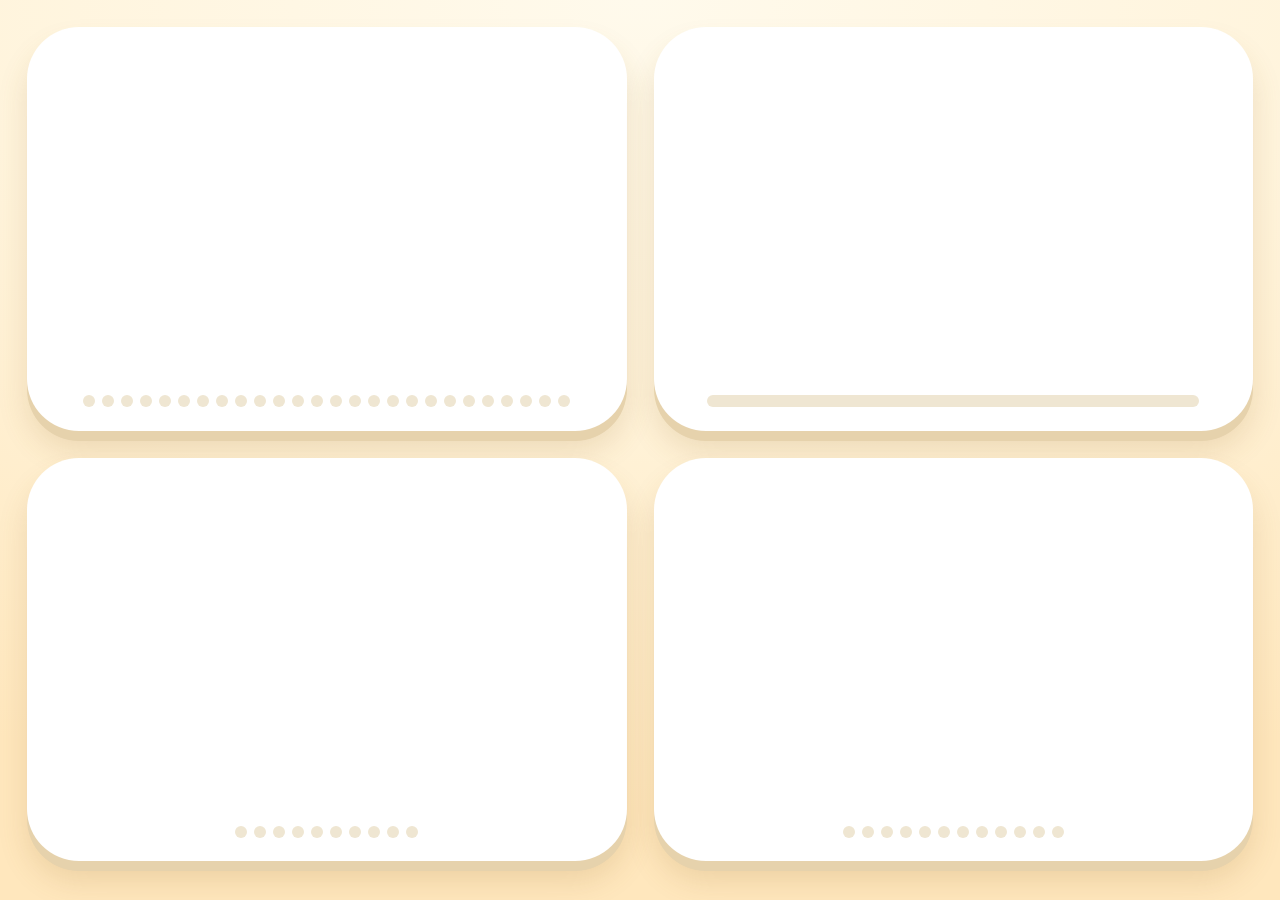
<file: index.html>
<!doctype html>
<html lang="en">
<head>
<meta charset="utf-8">
<title>Trace Pop</title>
<meta name="viewport" content="width=device-width, initial-scale=1, viewport-fit=cover, user-scalable=no">
<meta name="description" content="Trace letters, numbers, shapes and pictures with a finger. For kids 3–6. No ads, works offline.">
<meta name="theme-color" content="#FFF4DC">
<meta name="color-scheme" content="light">
<meta name="mobile-web-app-capable" content="yes">
<meta name="apple-mobile-web-app-capable" content="yes">
<meta name="apple-mobile-web-app-status-bar-style" content="black-translucent">
<meta name="apple-mobile-web-app-title" content="Trace Pop">
<link rel="manifest" href="manifest.webmanifest">
<link rel="icon" href="icons/icon.svg" type="image/svg+xml">
<link rel="apple-touch-icon" href="icons/apple-touch-icon.png">
<style>html, body { background: #FFF4DC; }</style>
<link rel="stylesheet" href="css/styles.css">
<script defer src="js/util.js"></script>
<script defer src="js/glyphs.js"></script>
<script defer src="js/tracer.js"></script>
<script defer src="js/speech.js"></script>
<script defer src="js/sounds.js"></script>
<script defer src="js/trace-view.js"></script>
<script defer src="js/app.js"></script>
</head>
<body>

<svg width="0" height="0" style="position:absolute" aria-hidden="true">
  <defs>
    <symbol id="i-home" viewBox="0 0 24 24"><path d="M4 11.2L12 4.2l8 7"/><path d="M6.4 10v9.3h11.2V10"/><path d="M10.2 19.3v-5h3.6v5"/></symbol>
    <symbol id="i-grid" viewBox="0 0 24 24"><rect x="4.2" y="4.2" width="6.2" height="6.2" rx="1.8"/><rect x="13.6" y="4.2" width="6.2" height="6.2" rx="1.8"/><rect x="4.2" y="13.6" width="6.2" height="6.2" rx="1.8"/><rect x="13.6" y="13.6" width="6.2" height="6.2" rx="1.8"/></symbol>
    <symbol id="i-prev" viewBox="0 0 24 24"><path d="M15.8 4.6v14.8L5.6 12z" fill="currentColor"/></symbol>
    <symbol id="i-next" viewBox="0 0 24 24"><path d="M8.2 4.6v14.8L18.4 12z" fill="currentColor"/></symbol>
    <symbol id="i-again" viewBox="0 0 24 24"><path d="M5 12a7 7 0 1 0 2.2-5.1"/><path d="M5 4.6v4.6h4.6"/></symbol>
    <symbol id="i-hand" viewBox="0 0 24 24"><path d="M9.2 12.6V5.1a1.7 1.7 0 0 1 3.4 0v5.5"/><path d="M12.6 10.4a1.6 1.6 0 0 1 3.2.2v.7"/><path d="M15.8 11.2a1.6 1.6 0 0 1 3.2.3v3.3a5.7 5.7 0 0 1-5.7 5.7h-1.1a5.6 5.6 0 0 1-4.4-2.1l-3.3-4.2a1.6 1.6 0 0 1 2.4-2.1l2.3 2.2"/></symbol>
    <symbol id="i-gear" viewBox="0 0 24 24"><path d="M12 8.6a3.4 3.4 0 1 0 0 6.8 3.4 3.4 0 0 0 0-6.8z"/><path d="M19.4 13.5a7.6 7.6 0 0 0 0-3l2-1.6-2-3.4-2.4 1a7.6 7.6 0 0 0-2.6-1.5L14 2.5h-4l-.4 2.5A7.6 7.6 0 0 0 7 6.5l-2.4-1-2 3.4 2 1.6a7.6 7.6 0 0 0 0 3l-2 1.6 2 3.4 2.4-1a7.6 7.6 0 0 0 2.6 1.5l.4 2.5h4l.4-2.5a7.6 7.6 0 0 0 2.6-1.5l2.4 1 2-3.4z"/></symbol>
    <symbol id="i-star" viewBox="0 0 24 24"><path d="M12 2.8l2.8 5.8 6.3.9-4.6 4.4 1.1 6.3L12 17.2l-5.6 3 1.1-6.3-4.6-4.4 6.3-.9z" fill="currentColor" stroke-linejoin="round"/></symbol>
  </defs>
</svg>

<!-- Home: four big tiles -->
<main class="screen screen-home" id="home">
  <button class="tile" id="tileLetters" type="button" aria-label="Letters">
    <span class="tile-word" id="wordLetters"></span>
    <span class="dots" id="dotsLetters"></span>
  </button>
  <button class="tile" id="tileNumbers" type="button" aria-label="Numbers">
    <span class="tile-word" id="wordNumbers"></span>
    <span class="dots" id="dotsNumbers"></span>
  </button>
  <button class="tile" id="tileShapes" type="button" aria-label="Shapes">
    <span class="tile-word" id="wordShapes"></span>
    <span class="dots" id="dotsShapes"></span>
  </button>
  <button class="tile" id="tilePictures" type="button" aria-label="Pictures">
    <span class="tile-word" id="wordPictures"></span>
    <span class="dots" id="dotsPictures"></span>
  </button>
</main>

<!-- Grid: everything in one set (letters, numbers, shapes or pictures) -->
<section class="screen screen-grid" id="grid" hidden>
  <button class="kbtn b-home" id="gridHome" type="button" aria-label="Home"><svg class="ico"><use href="#i-home"/></svg></button>
  <button class="kbtn b-prev" id="pagePrev" type="button" aria-label="Page before" hidden><svg class="ico"><use href="#i-prev"/></svg></button>
  <button class="kbtn b-next" id="pageNext" type="button" aria-label="Page after" hidden><svg class="ico"><use href="#i-next"/></svg></button>
  <div class="bubbles" id="bubbles"></div>
</section>

<!-- Trace: one glyph. The buttons live outside the letter's area. -->
<section class="screen screen-trace" id="trace" hidden>
  <button class="kbtn b-grid" id="toGrid" type="button" aria-label="All of them"><svg class="ico"><use href="#i-grid"/></svg></button>
  <button class="kbtn b-hand" id="showMe" type="button" aria-label="Show me"><svg class="ico i-show"><use href="#i-hand"/></svg><svg class="ico i-redo"><use href="#i-again"/></svg></button>
  <button class="kbtn b-prev" id="prev" type="button" aria-label="Back"><svg class="ico"><use href="#i-prev"/></svg></button>
  <button class="kbtn b-next" id="next" type="button" aria-label="Next"><svg class="ico"><use href="#i-next"/></svg></button>
  <div class="stage" id="stage"></div>
</section>

</body>
</html>
</file>
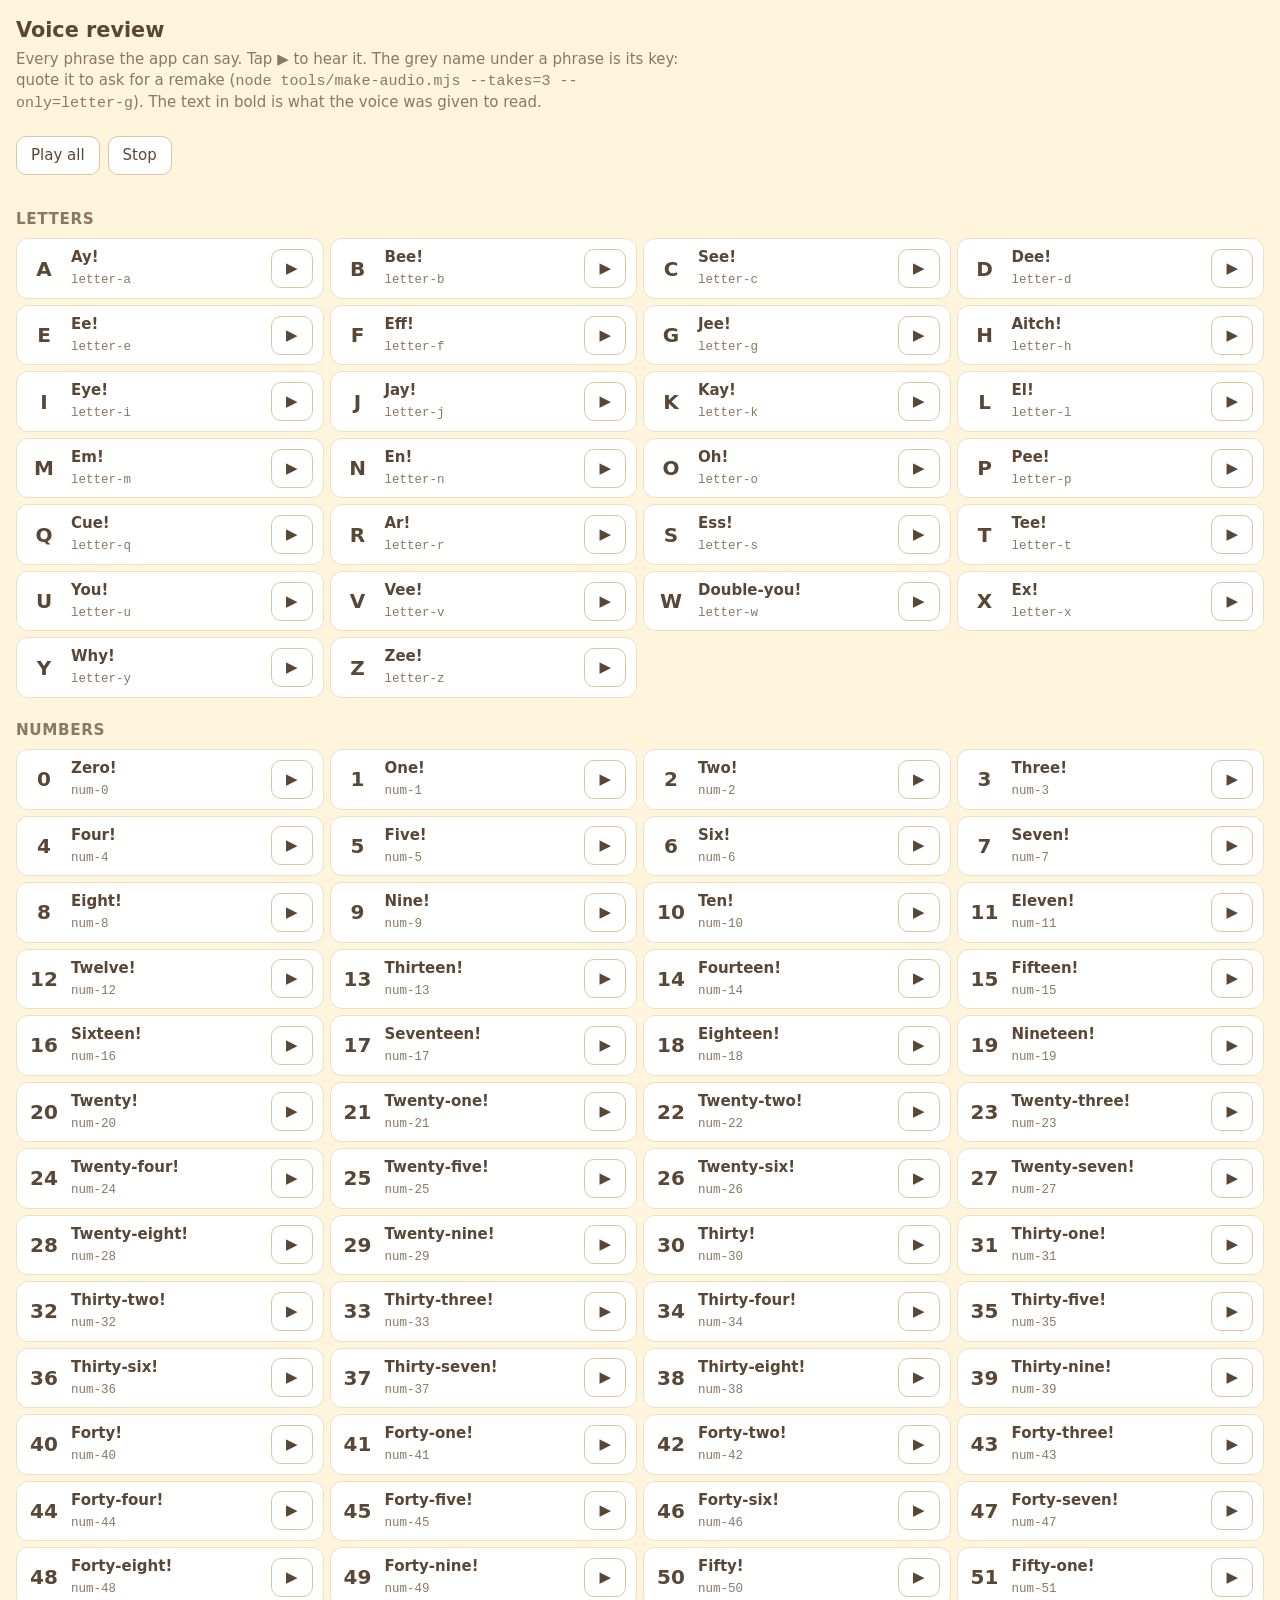
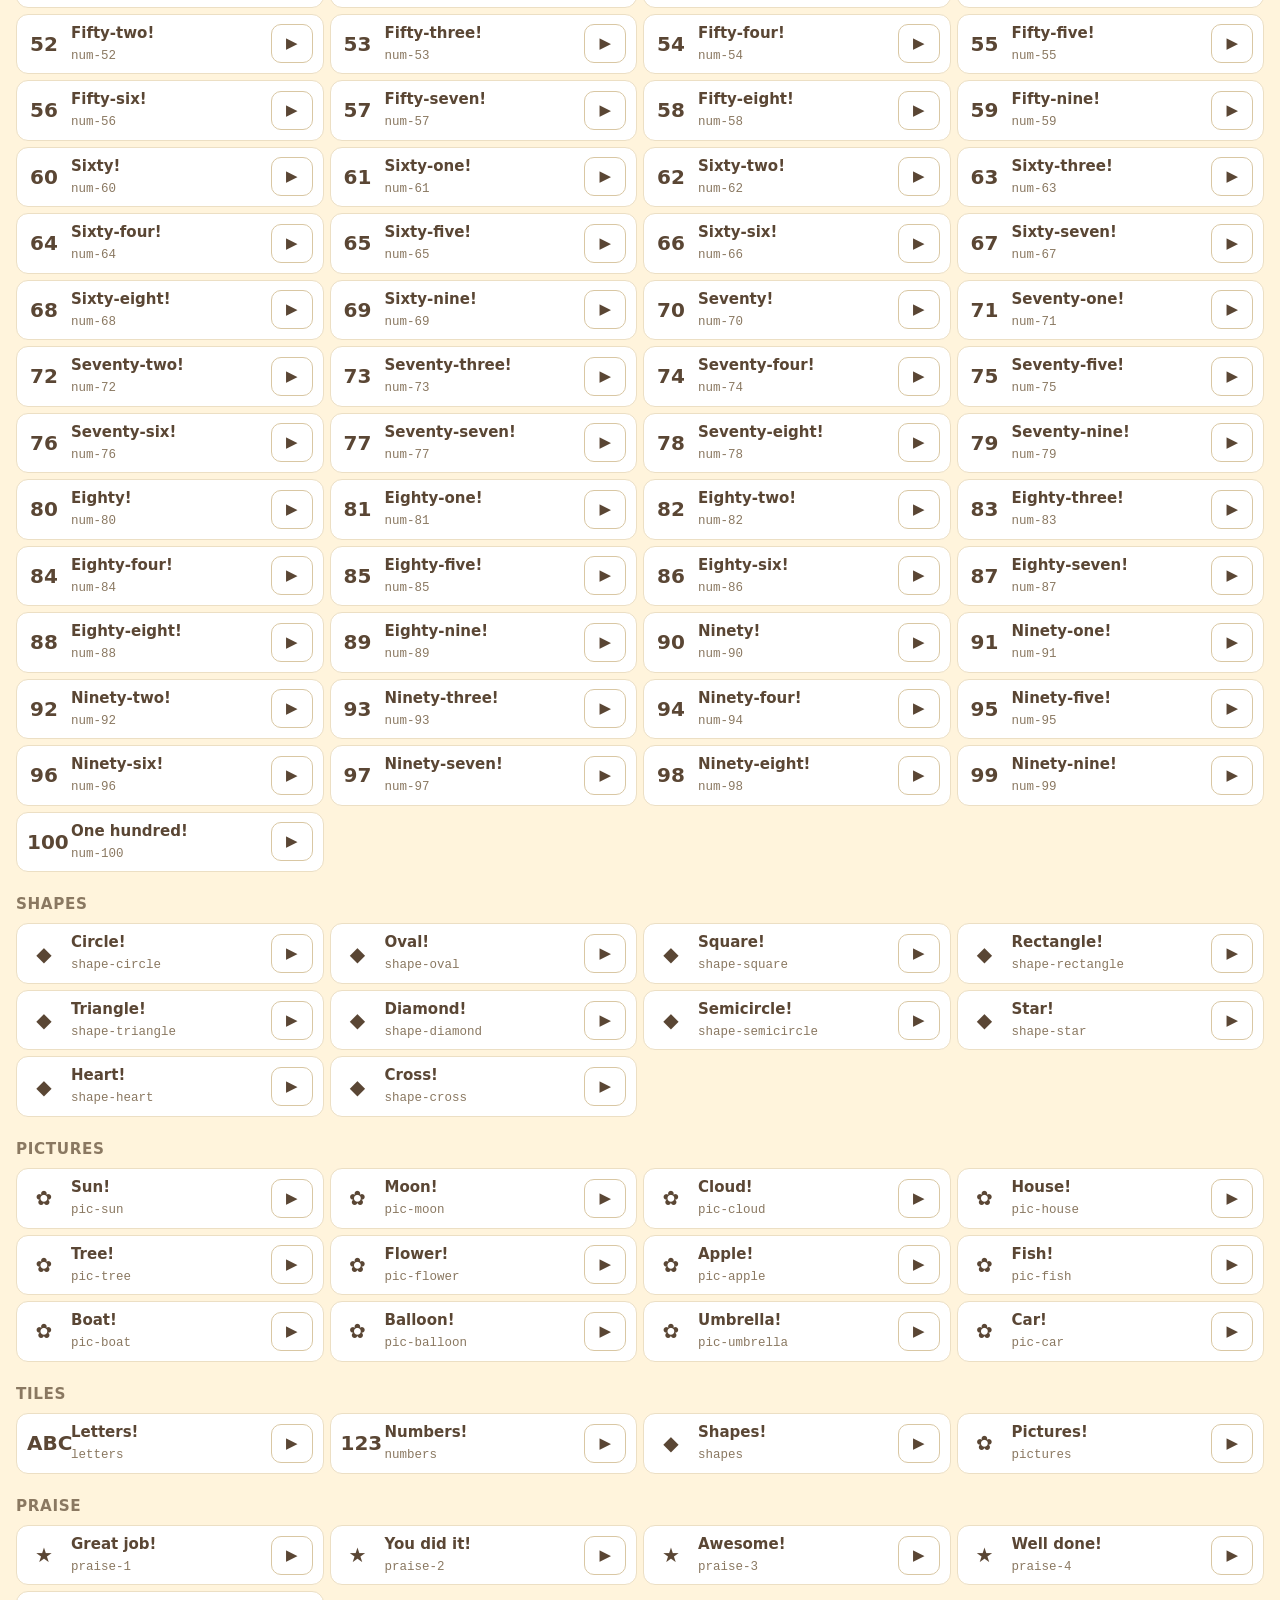
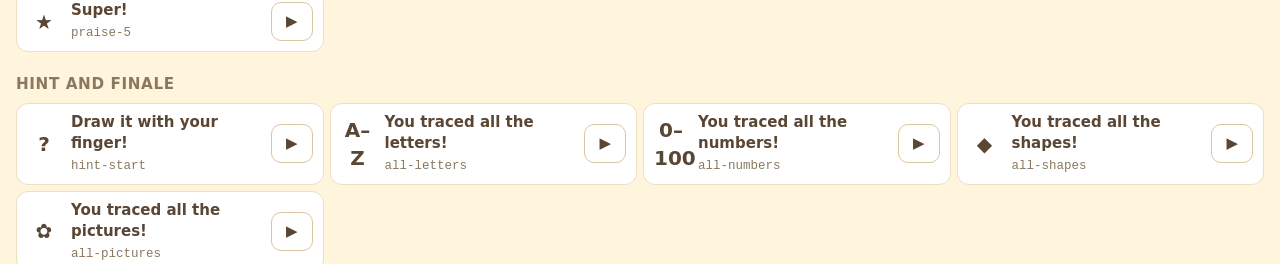
<file: tools/audio-review.html>
<!doctype html>
<html lang="en">
<head>
<meta charset="utf-8">
<meta name="viewport" content="width=device-width, initial-scale=1">
<title>Trace Pop — voice review</title>
<style>
  * { box-sizing: border-box; }
  body { margin: 0; padding: 16px; background: #FFF4DC; color: #5A4634; font: 15px/1.4 system-ui, -apple-system, sans-serif; }
  h1 { font-size: 1.3rem; margin: 0 0 4px; }
  p.lead { margin: 0 0 14px; color: #8a7861; max-width: 70ch; }
  .bar { position: sticky; top: 0; z-index: 2; display: flex; gap: 8px; flex-wrap: wrap; padding: 8px 0 12px; background: #FFF4DC; }
  button { padding: 8px 14px; border: 1px solid #d9c7a3; border-radius: 10px; background: #fff; color: inherit; font: inherit; cursor: pointer; }
  h2 { margin: 22px 0 8px; font-size: 0.95rem; color: #8a7861; text-transform: uppercase; letter-spacing: 0.04em; }
  .rows { display: grid; grid-template-columns: repeat(auto-fill, minmax(250px, 1fr)); gap: 6px; }
  .row { display: grid; grid-template-columns: auto 1fr auto; gap: 10px; align-items: center; padding: 8px 10px; background: #fff; border: 1px solid #ecdfc4; border-radius: 12px; }
  .row.playing { outline: 3px solid #3D9BE9; }
  .row.missing { opacity: 0.55; }
  .sign { width: 34px; text-align: center; font-weight: 700; font-size: 1.25rem; }
  .text b { display: block; }
  .text small { color: #8a7861; font-family: ui-monospace, Menlo, monospace; }
</style>
</head>
<body>
<h1>Voice review</h1>
<p class="lead">Every phrase the app can say. Tap ▶ to hear it. The grey name under a phrase is its key: quote it to ask for a remake (<code>node tools/make-audio.mjs --takes=3 --only=letter-g</code>). The text in bold is what the voice was given to read.</p>
<div class="bar"><button id="all" type="button">Play all</button><button id="stop" type="button">Stop</button></div>
<div id="list"></div>
<script src="../js/glyphs.js"></script>
<script src="../js/speech.js"></script>
<script>
(function () {
  const { glyphs, speech } = window.TP;
  const audio = new Audio();
  let queue = [];
  let current = null;
  function playNext() {
    if (current) current.row.classList.remove('playing');
    current = queue.shift() || null;
    if (!current) return;
    current.row.classList.add('playing');
    current.row.scrollIntoView({ block: 'nearest' });
    audio.src = current.src;
    audio.play().catch(playNext);
  }
  audio.addEventListener('ended', () => setTimeout(playNext, 500));
  audio.addEventListener('error', () => { if (current) current.row.classList.add('missing'); playNext(); });
  function play(list) { audio.pause(); if (current) current.row.classList.remove('playing'); queue = list.slice(); playNext(); }

  const groups = [
    ['Letters', glyphs.set('letter').map((g) => [speech.keyFor(g), g.id])],
    ['Numbers', glyphs.set('number').map((g) => [speech.keyFor(g), g.id])],
    ['Shapes', glyphs.set('shape').map((g) => [speech.keyFor(g), '◆'])],
    ['Pictures', glyphs.set('picture').map((g) => [speech.keyFor(g), '✿'])],
    ['Tiles', [['letters', 'ABC'], ['numbers', '123'], ['shapes', '◆'], ['pictures', '✿']]],
    ['Praise', speech.PRAISE.map((k) => [k, '★'])],
    ['Hint and finale', [['hint-start', '?'], ['all-letters', 'A–Z'], ['all-numbers', '0–100'], ['all-shapes', '◆'], ['all-pictures', '✿']]],
  ];
  const list = document.getElementById('list');
  const rows = [];
  for (const [title, items] of groups) {
    const h = document.createElement('h2');
    h.textContent = title;
    const box = document.createElement('div');
    box.className = 'rows';
    list.append(h, box);
    for (const [key, sign] of items) {
      const row = document.createElement('div');
      row.className = 'row';
      row.innerHTML = '<div class="sign"></div><div class="text"><b></b><small></small></div><button type="button">▶</button>';
      row.querySelector('.sign').textContent = sign;
      row.querySelector('b').textContent = speech.SAY[key] || '(no phrase)';
      row.querySelector('small').textContent = key;
      const item = { row, src: '../' + speech.url(key) };
      row.querySelector('button').addEventListener('click', () => play([item]));
      box.append(row);
      rows.push(item);
    }
  }
  document.getElementById('all').addEventListener('click', () => play(rows));
  document.getElementById('stop').addEventListener('click', () => { queue = []; audio.pause(); if (current) current.row.classList.remove('playing'); current = null; });
})();
</script>
</body>
</html>
</file>
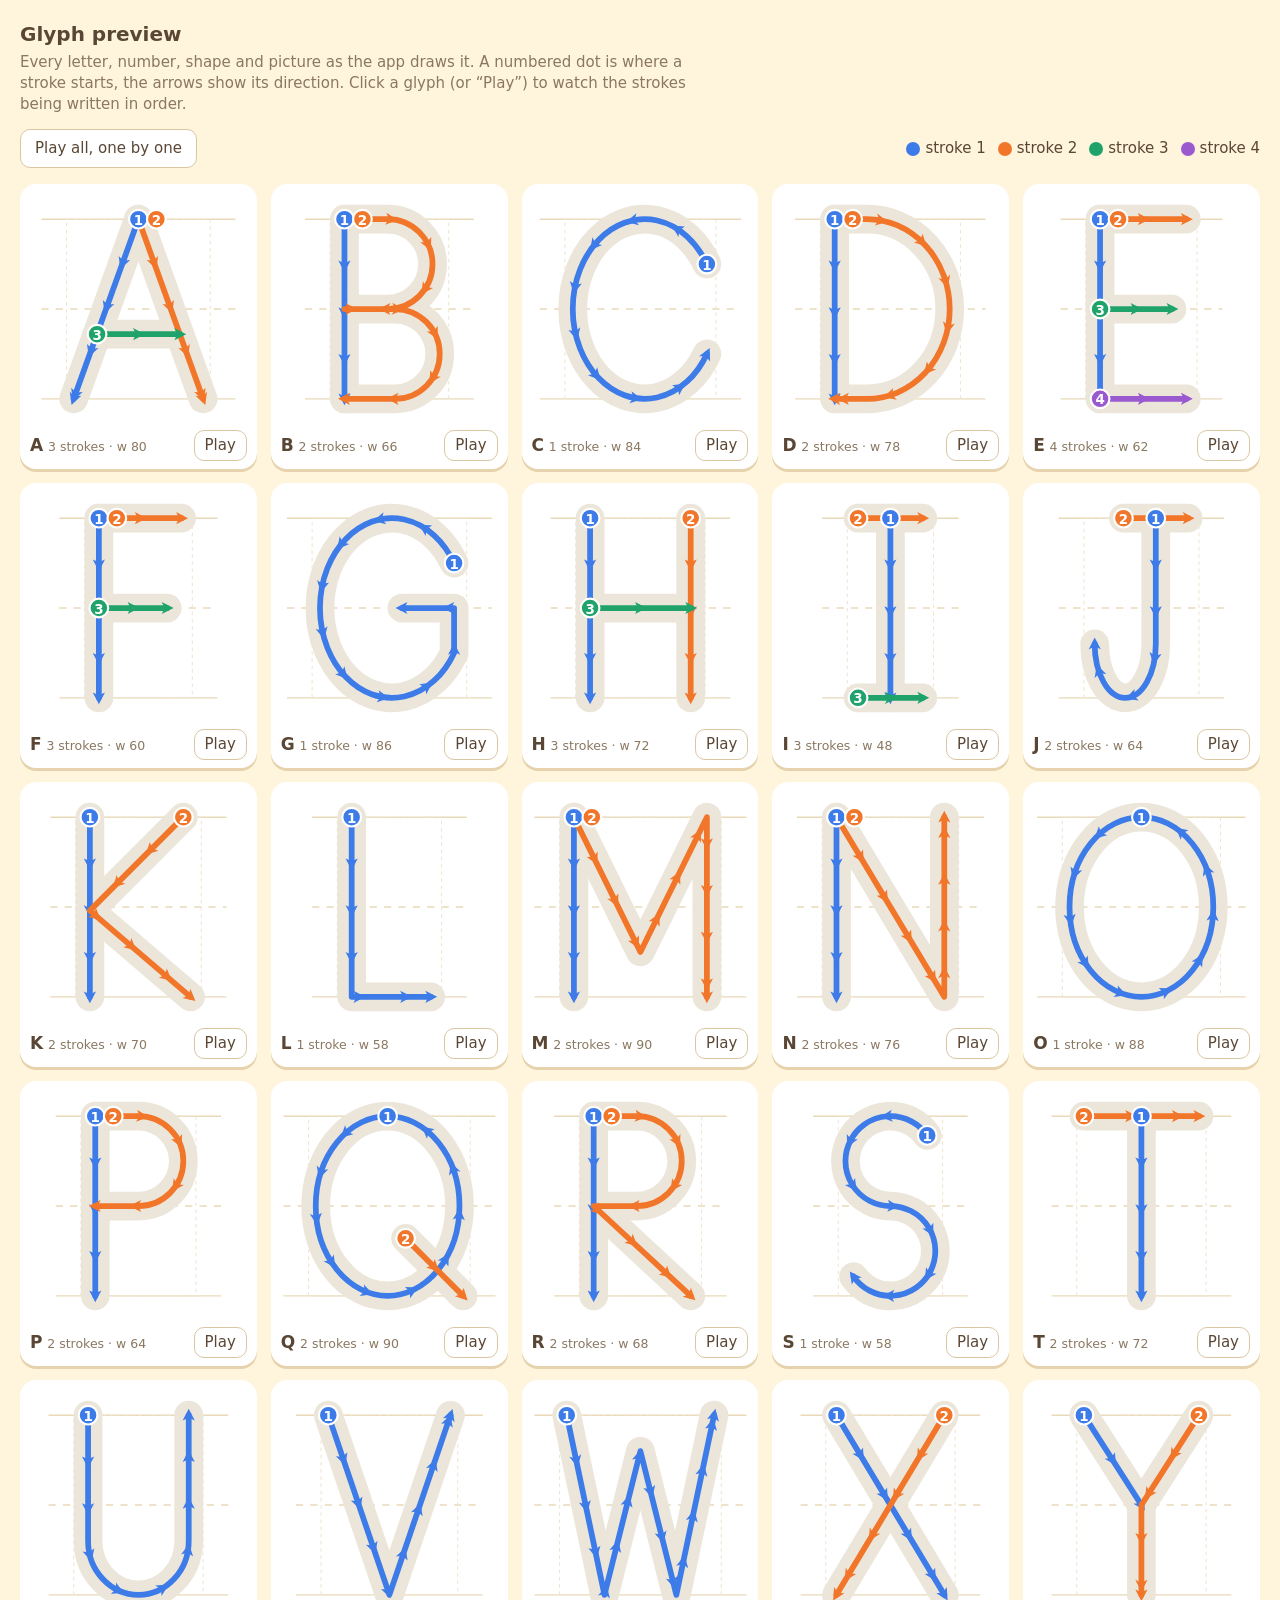
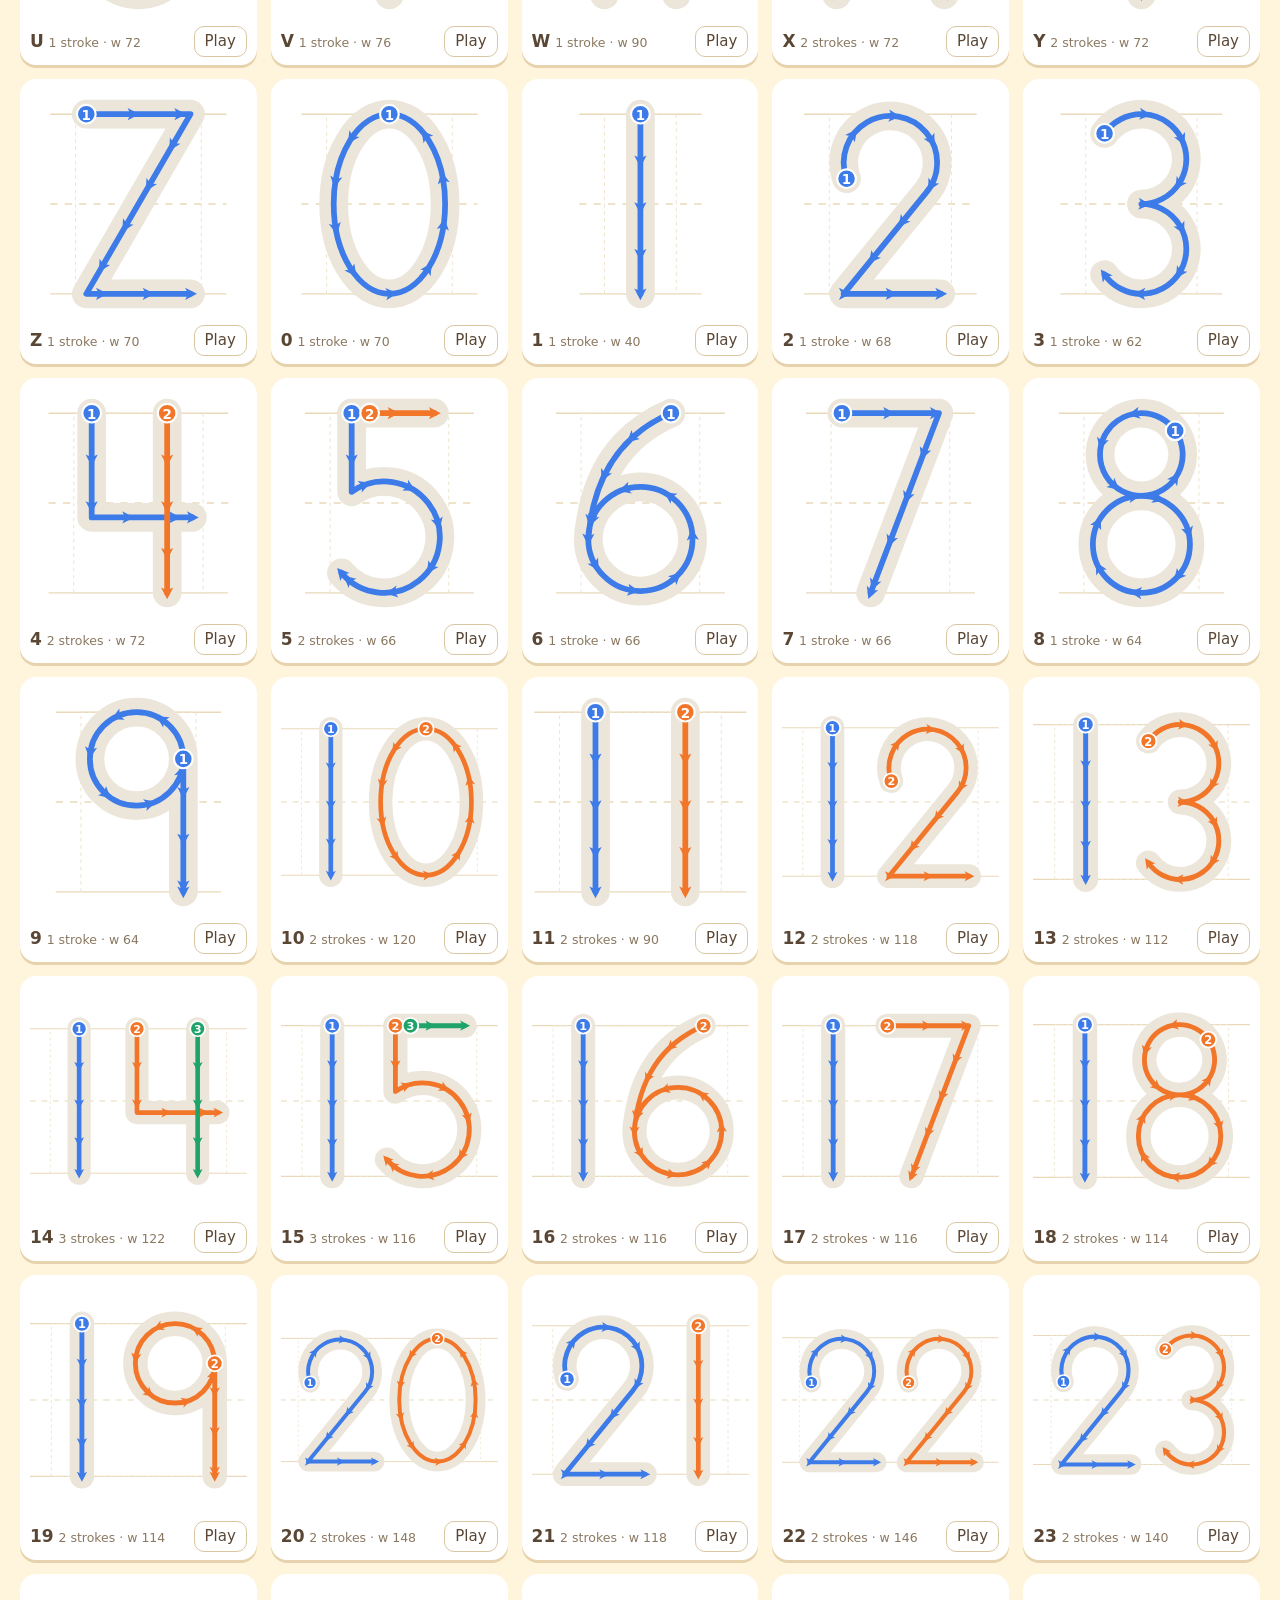
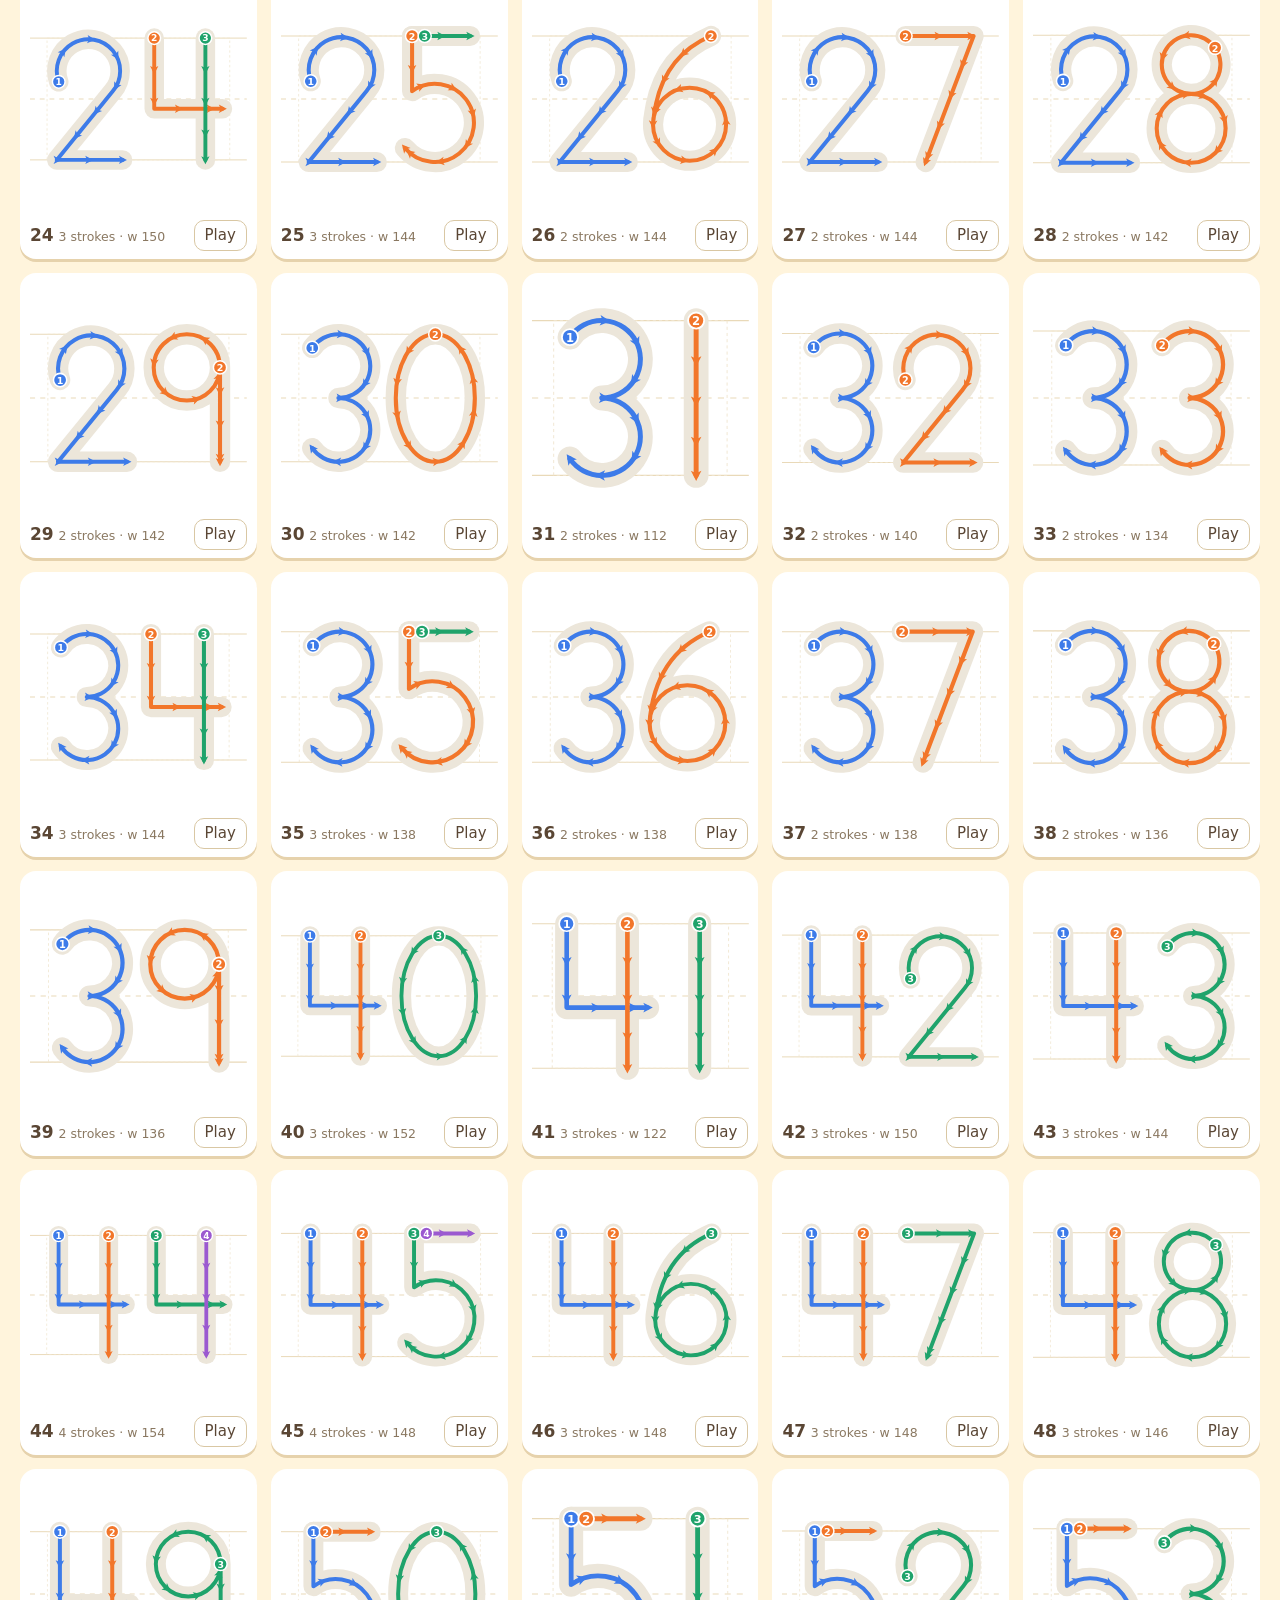
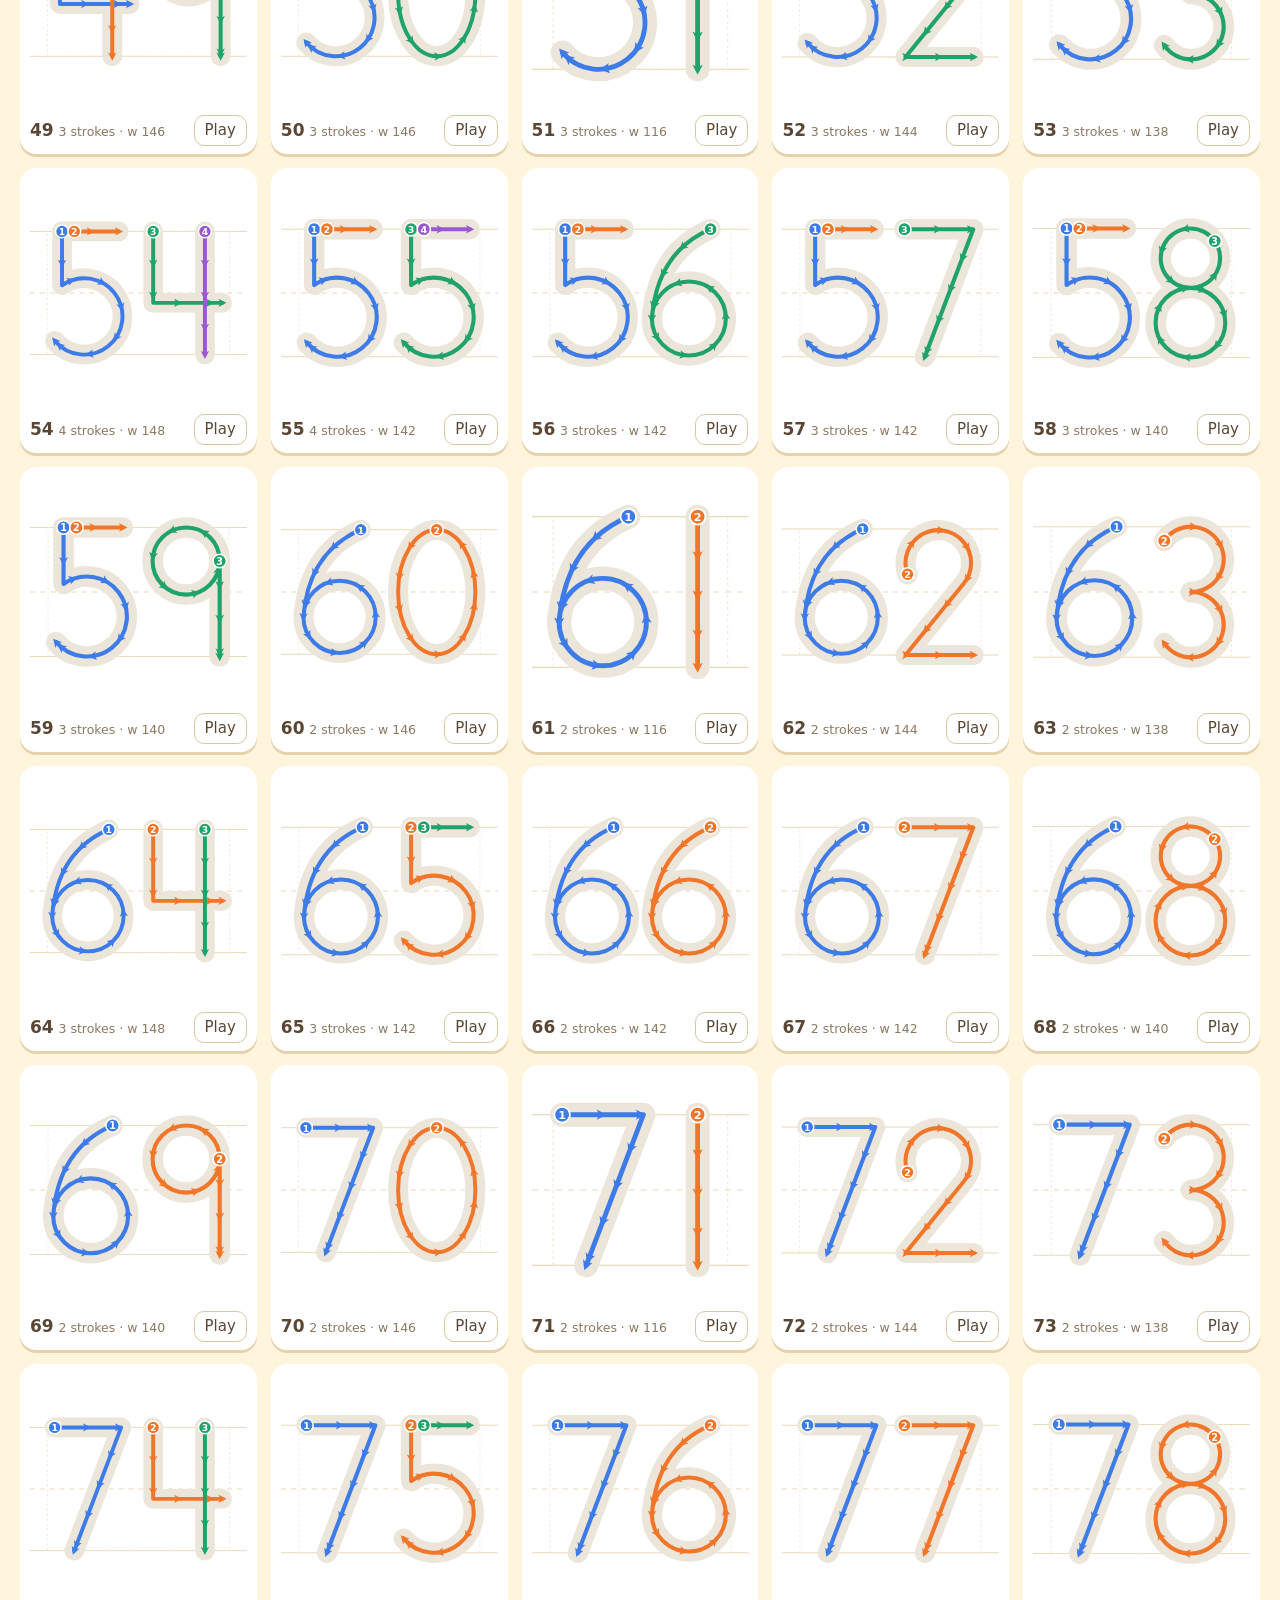
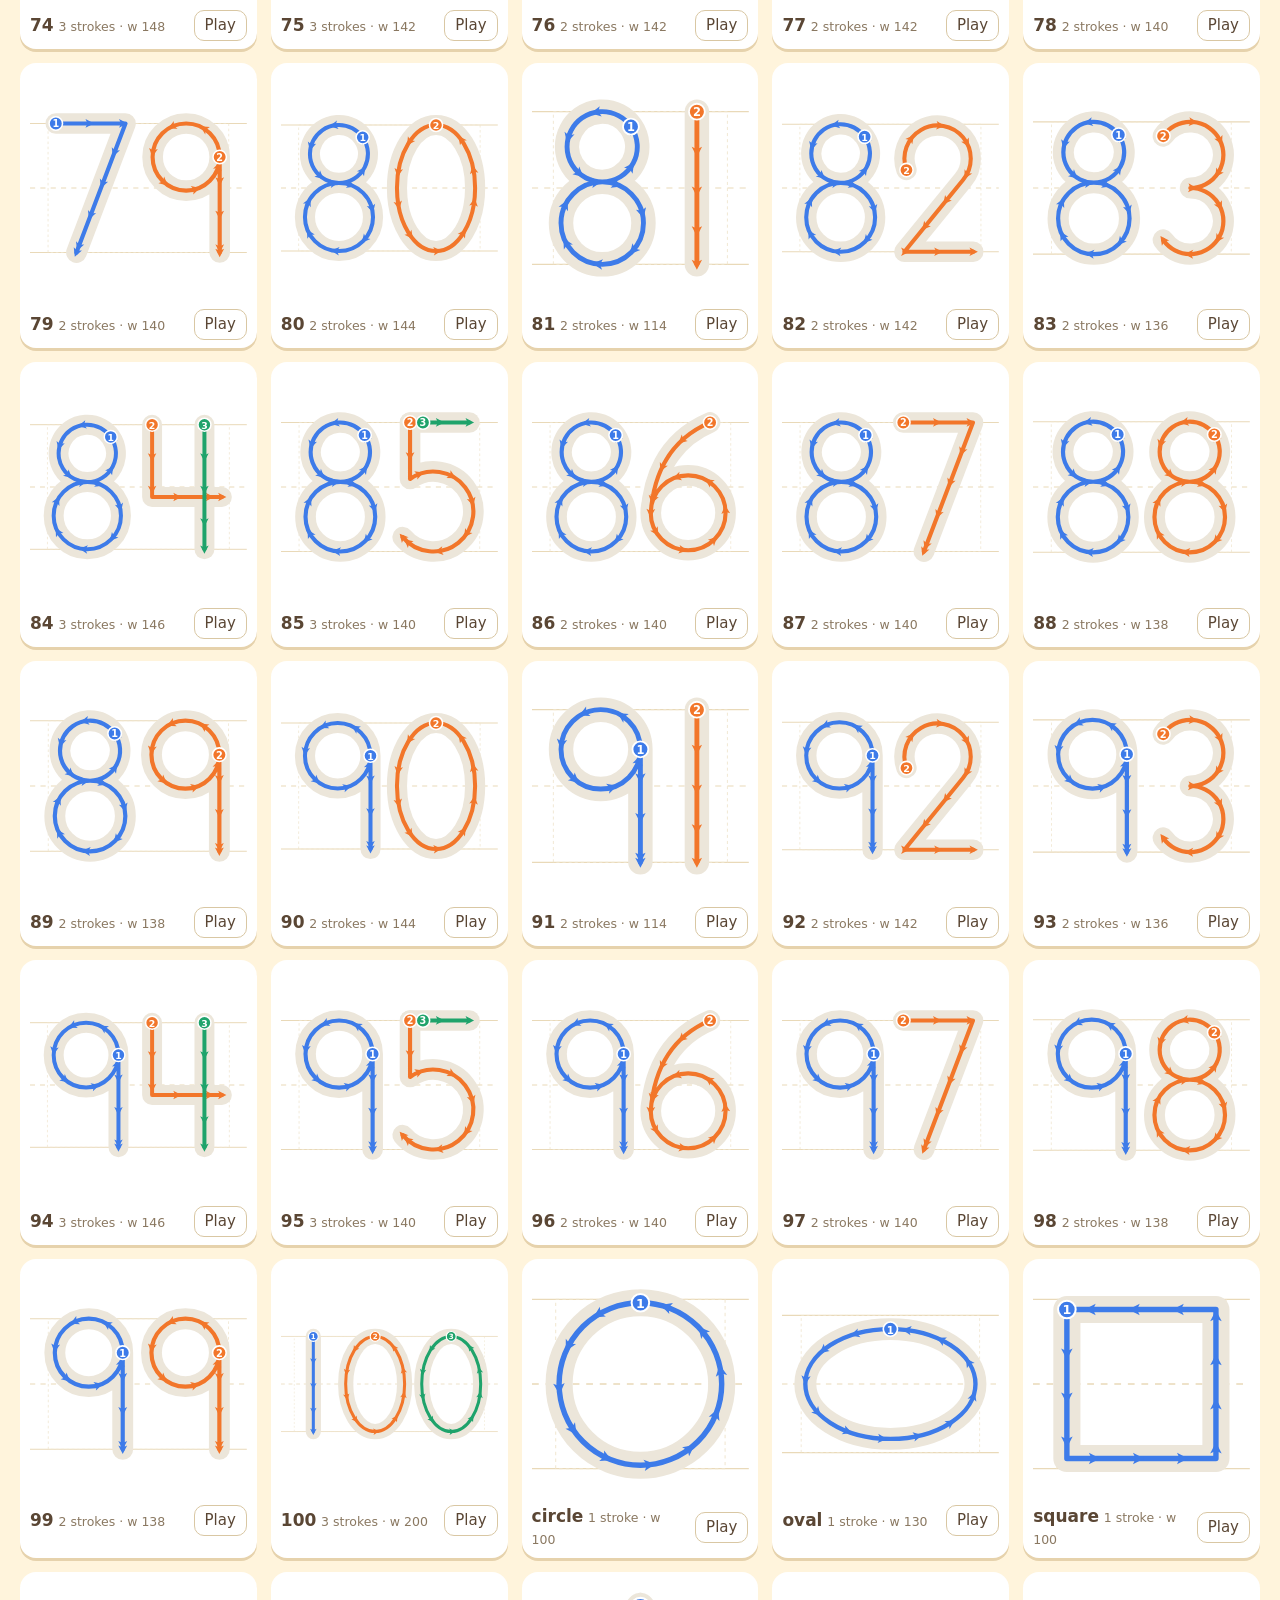
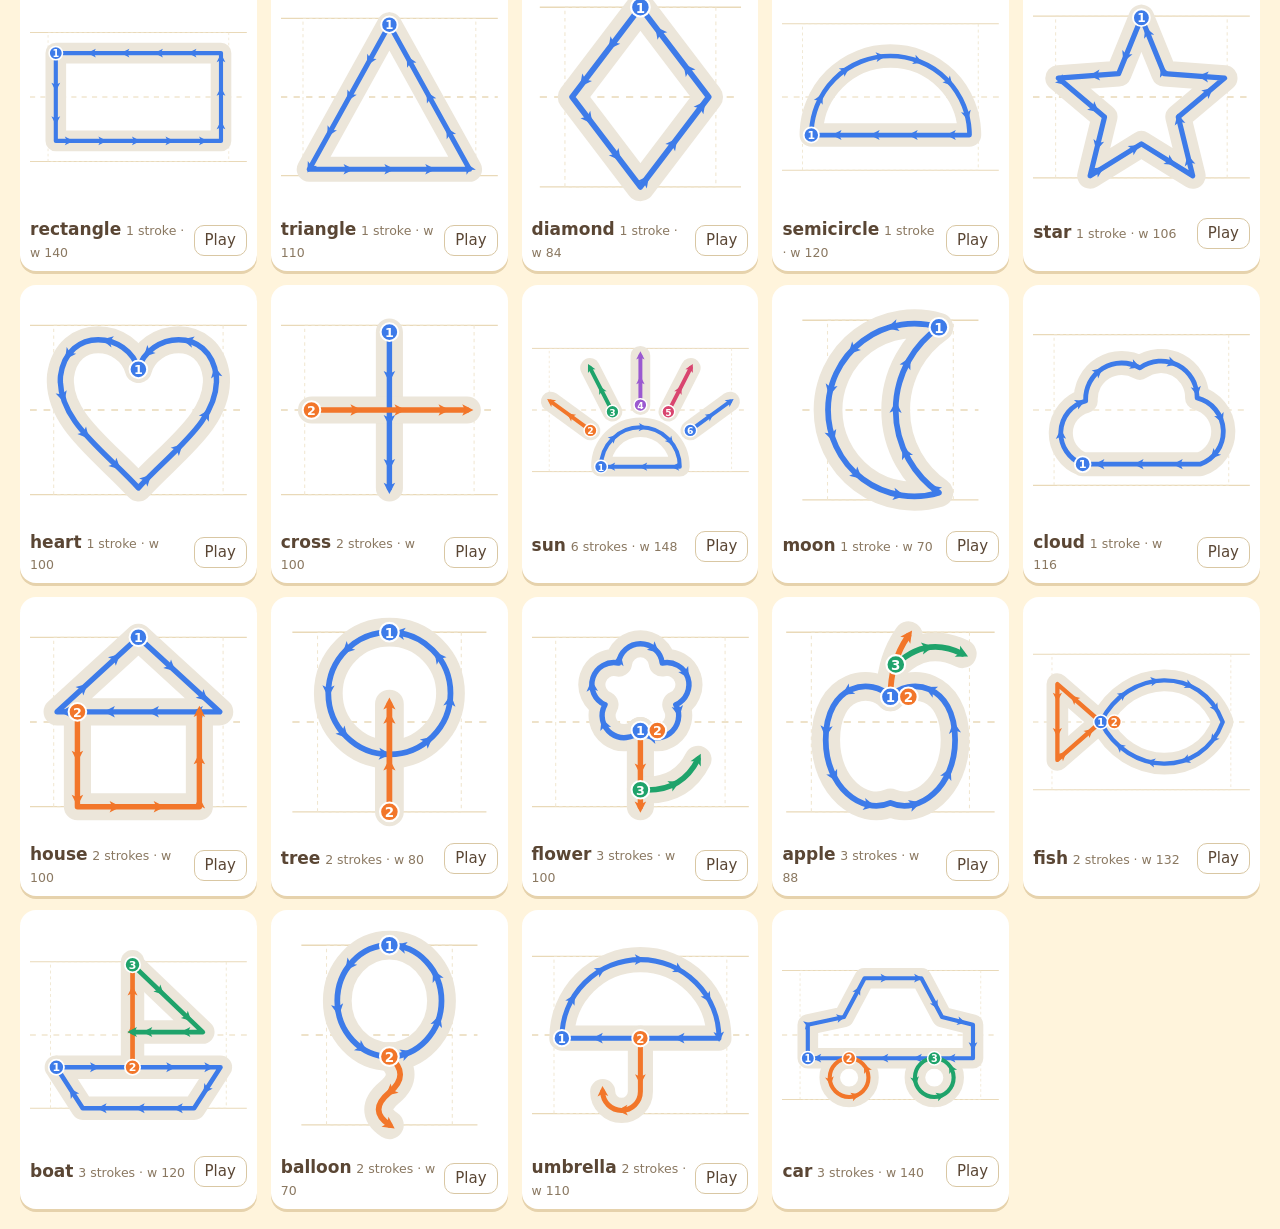
<file: tools/glyph-preview.html>
<!doctype html>
<html lang="en">
<head>
<meta charset="utf-8">
<title>Trace Pop — glyph preview</title>
<meta name="viewport" content="width=device-width, initial-scale=1">
<style>
  body { margin: 0; padding: 20px; background: #FFF4DC; color: #5A4634; font: 15px/1.4 system-ui, -apple-system, sans-serif; }
  h1 { font-size: 20px; margin: 0 0 4px; }
  p { margin: 0 0 14px; color: #8a7861; max-width: 70ch; }
  .bar { display: flex; gap: 10px; align-items: center; flex-wrap: wrap; margin-bottom: 16px; }
  button { font: inherit; padding: 8px 14px; border-radius: 10px; border: 1px solid #d9c7a3; background: #fff; color: inherit; cursor: pointer; }
  button:hover { background: #fffaf0; }
  .key { display: flex; gap: 12px; align-items: center; margin-left: auto; }
  .key span { display: inline-flex; align-items: center; gap: 5px; }
  .key i { width: 14px; height: 14px; border-radius: 50%; display: inline-block; }
  .grid { display: grid; grid-template-columns: repeat(auto-fill, minmax(210px, 1fr)); gap: 14px; }
  .cell { background: #fff; border-radius: 16px; padding: 10px 10px 8px; box-shadow: 0 3px 0 #E6D2AC; }
  .cell svg { display: block; width: 100%; height: 230px; overflow: visible; cursor: pointer; }
  .cell footer { display: flex; align-items: center; justify-content: space-between; gap: 8px; margin-top: 6px; }
  .cell b { font-size: 17px; }
  .cell small { color: #8a7861; }
  .cell button { padding: 4px 10px; }
  .rule { stroke: #E9D9B8; stroke-width: 0.8; }
  .rule.mid { stroke-dasharray: 4 4; }
  .box { fill: none; stroke: #f0e6d0; stroke-width: 0.6; stroke-dasharray: 2 2; }
  .road { fill: none; stroke: #ECE6DA; stroke-linecap: round; stroke-linejoin: round; }
  .pen { fill: none; stroke-width: 3.2; stroke-linecap: round; stroke-linejoin: round; }
  .arrow { stroke: none; }
  .start { stroke: #fff; stroke-width: 1.2; }
  .num { fill: #fff; font: 700 7.5px system-ui, sans-serif; text-anchor: middle; dominant-baseline: central; }
  .play { fill: none; stroke-width: 12; stroke-linecap: round; stroke-linejoin: round; opacity: 0.55; }
</style>
<script src="../js/util.js"></script>
<script src="../js/glyphs.js"></script>
<script src="../js/tracer.js"></script>
</head>
<body>
<h1>Glyph preview</h1>
<p>Every letter, number, shape and picture as the app draws it. A numbered dot is where a stroke starts, the arrows show its direction. Click a glyph (or “Play”) to watch the strokes being written in order.</p>
<div class="bar">
  <button id="playAll" type="button">Play all, one by one</button>
  <div class="key" id="key"></div>
</div>
<div class="grid" id="grid"></div>

<script>
(function () {
  'use strict';
  const TP = window.TP;
  const G = TP.glyphs;
  const el = TP.svgEl;
  const ORDER = ['#3D7BE9', '#F2762A', '#1FA36B', '#9B59D0', '#D9456F']; // stroke 1, 2, 3 …
  const PAD = 14;
  const cells = [];

  document.getElementById('key').innerHTML = ORDER.slice(0, 4).map((c, i) => `<span><i style="background:${c}"></i>stroke ${i + 1}</span>`).join('');

  for (const g of G.all) {
    const strokes = G.sampled(g);
    const cell = document.createElement('div');
    cell.className = 'cell';
    const svg = el('svg', { viewBox: `${-PAD} ${-PAD} ${g.w + PAD * 2} ${100 + PAD * 2}` }, cell);
    el('line', { class: 'rule', x1: -PAD, x2: g.w + PAD, y1: 0, y2: 0 }, svg);
    el('line', { class: 'rule mid', x1: -PAD, x2: g.w + PAD, y1: 50, y2: 50 }, svg);
    el('line', { class: 'rule', x1: -PAD, x2: g.w + PAD, y1: 100, y2: 100 }, svg);
    el('rect', { class: 'box', x: 0, y: 0, width: g.w, height: 100 }, svg);
    for (const st of strokes) el('path', { class: 'road', d: st.d, 'stroke-width': TP.TUNING.roadW }, svg);
    const playLayer = el('g', {}, svg);
    strokes.forEach((st, i) => {
      const color = ORDER[i % ORDER.length];
      el('path', { class: 'pen', d: st.d, stroke: color }, svg);
      // Arrowheads along the stroke, from the engine's own points (so a wrong sampler would show).
      const gap = st.len < 60 ? st.len / 2 : 26;
      for (let s = gap; s < st.len - 2; s += gap) {
        const at = G.at(st, s);
        el('path', { class: 'arrow', d: 'M3.6 0 L-3 -3.4 L-1.4 0 L-3 3.4 Z', fill: color, transform: `translate(${at.x} ${at.y}) rotate(${at.a * 180 / Math.PI})` }, svg);
      }
      const end = G.at(st, st.len);
      el('path', { class: 'arrow', d: 'M3.6 0 L-3 -3.4 L-1.4 0 L-3 3.4 Z', fill: color, transform: `translate(${end.x} ${end.y}) rotate(${end.a * 180 / Math.PI})` }, svg);
    });
    // Start dots last, so they sit on top. Dots that share a place are nudged apart.
    const used = [];
    strokes.forEach((st, i) => {
      let x = st.x[0];
      let y = st.y[0];
      while (used.some((u) => Math.hypot(u[0] - x, u[1] - y) < 9)) x += 10;
      used.push([x, y]);
      el('circle', { class: 'start', cx: x, cy: y, r: 5.2, fill: ORDER[i % ORDER.length] }, svg);
      el('text', { class: 'num', x, y: y + 0.3 }, svg).textContent = String(i + 1);
    });
    const footer = document.createElement('footer');
    footer.innerHTML = `<span><b>${g.id}</b> <small>${strokes.length} stroke${strokes.length === 1 ? '' : 's'} · w ${g.w}</small></span>`;
    const btn = document.createElement('button');
    btn.type = 'button';
    btn.textContent = 'Play';
    footer.appendChild(btn);
    cell.appendChild(footer);
    document.getElementById('grid').appendChild(cell);

    let run = 0;
    function play() {
      const mine = ++run;
      playLayer.textContent = '';
      return new Promise((resolve) => {
        let i = 0;
        function next() {
          if (mine !== run) { resolve(); return; }
          if (i >= strokes.length) { setTimeout(() => { if (mine === run) playLayer.textContent = ''; resolve(); }, 900); return; }
          const st = strokes[i];
          const line = el('path', { class: 'play', d: st.d, stroke: g.color }, playLayer);
          const dot = el('circle', { r: 6, fill: '#2EBD59', stroke: '#fff', 'stroke-width': 1.5 }, playLayer);
          const ms = TP.clamp(st.len / 100 * TP.TUNING.demoMsPer100, TP.TUNING.demoMinMs, TP.TUNING.demoMaxMs);
          const t0 = performance.now();
          (function frame(now) {
            if (mine !== run) { resolve(); return; }
            const t = Math.min(1, (now - t0) / ms);
            const s = st.len * t;
            const at = G.at(st, s);
            dot.setAttribute('cx', at.x);
            dot.setAttribute('cy', at.y);
            line.style.strokeDasharray = `${Math.max(0.01, s)} ${st.len + 20}`;
            if (t < 1) requestAnimationFrame(frame);
            else { dot.remove(); i++; setTimeout(next, 250); }
          })(t0);
        }
        next();
      });
    }
    svg.addEventListener('click', play);
    btn.addEventListener('click', play);
    cells.push({ cell, play });
  }

  document.getElementById('playAll').addEventListener('click', async () => {
    for (const c of cells) {
      c.cell.scrollIntoView({ block: 'center', behavior: 'smooth' });
      await c.play();
    }
  });
})();
</script>
</body>
</html>
</file>
<file: css/styles.css>
/* Trace Pop — one light, warm theme. Everything a child touches is big, round and springy. */
:root {
  --paper: #FFF4DC;
  --paper-2: #FFE7BD;
  --ink: #5A4634;
  --ink-soft: #A08E78;
  --card: #FFFFFF;
  --edge: #E6D2AC;        /* the "thickness" under a card or a button */
  --road: #DCD6CA;
  --rule: #E9D9B8;
  --go: #2EBD59;
  --go-edge: #1E9A44;
  --gold: #FFC531;
  --gold-edge: #E09A00;

  --btn: clamp(64px, 9vmin + 36px, 88px);
  --pad: clamp(12px, 3vmin, 28px);
  --safe-t: max(var(--pad), env(safe-area-inset-top));
  --safe-r: max(var(--pad), env(safe-area-inset-right));
  --safe-b: max(var(--pad), env(safe-area-inset-bottom));
  --safe-l: max(var(--pad), env(safe-area-inset-left));
  --spring: cubic-bezier(0.34, 1.56, 0.64, 1);
  color-scheme: light;
}

*, *::before, *::after { box-sizing: border-box; }
[hidden] { display: none !important; }
html { height: 100%; touch-action: manipulation; }
body {
  height: 100%;
  margin: 0;
  overflow: hidden;
  position: fixed;
  inset: 0;
  background: radial-gradient(120% 90% at 50% 0%, #FFFAEC 0%, var(--paper) 45%, var(--paper-2) 100%);
  color: var(--ink);
  font-family: system-ui, -apple-system, "Segoe UI", Roboto, sans-serif;
  -webkit-font-smoothing: antialiased;
  -webkit-tap-highlight-color: transparent;
  -webkit-text-size-adjust: 100%;
  -webkit-user-select: none;
  user-select: none;
  -webkit-touch-callout: none;
  overscroll-behavior: none;
}
button { font: inherit; color: inherit; touch-action: manipulation; -webkit-user-select: none; user-select: none; -webkit-touch-callout: none; }
svg { display: block; }
.ico { width: 55%; height: 55%; fill: none; stroke: currentColor; stroke-width: 2.4; stroke-linecap: round; stroke-linejoin: round; pointer-events: none; }
/* A glyph's picture fills a box of a known size and is never laid out by its own size (inside a
   button a "100% height" is not dependable, and the picture would spill out). */
.glyph { position: absolute; inset: 0; width: 100%; height: 100%; overflow: visible; pointer-events: none; }

/* ---------- screens ---------- */
.screen {
  position: absolute;
  inset: 0;
  padding: var(--safe-t) var(--safe-r) var(--safe-b) var(--safe-l);
  display: grid;
  gap: clamp(12px, 2.5vmin, 24px);
}
.screen.entering { animation: screen-in 0.26s ease-out both; }
@keyframes screen-in { from { opacity: 0; transform: scale(0.97); } }

/* ---------- a child's button ---------- */
.kbtn {
  width: var(--btn);
  height: var(--btn);
  margin: 0;
  padding: 0;
  border: 0;
  border-radius: 30%;
  background: var(--card);
  color: var(--ink);
  box-shadow: 0 6px 0 var(--edge), 0 12px 18px rgba(140, 100, 30, 0.14);
  display: grid;
  place-items: center;
  cursor: pointer;
  transition: transform 0.16s var(--spring), box-shadow 0.16s ease-out;
}
.kbtn.pressed { transform: translateY(5px); box-shadow: 0 1px 0 var(--edge), 0 3px 6px rgba(140, 100, 30, 0.14); transition-duration: 0.05s; }
.kbtn:focus-visible, .tile:focus-visible, .bubble:focus-visible { outline: 4px solid #3D9BE9; outline-offset: 3px; }

/* ---------- home ---------- */
/* Four tiles: one under another on an upright screen (wide tiles keep the pictures big), two by two on its side. */
.screen-home { grid-template: repeat(4, 1fr) / 1fr; gap: clamp(14px, 3vmin, 30px); padding-bottom: calc(var(--safe-b) + 12px); }
@media (orientation: landscape) { .screen-home { grid-template: 1fr 1fr / 1fr 1fr; } }
.tile {
  position: relative;
  min-width: 0;
  min-height: 0;
  margin: 0;
  padding: clamp(12px, 3.5vmin, 34px) 9% clamp(10px, 2.6vmin, 26px);
  border: 0;
  border-radius: clamp(24px, 6vmin, 52px);
  background: var(--card);
  box-shadow: 0 10px 0 var(--edge), 0 20px 30px rgba(140, 100, 30, 0.16);
  display: grid;
  grid-template-rows: 1fr auto;
  gap: clamp(8px, 2vmin, 18px);
  cursor: pointer;
  transition: transform 0.18s var(--spring), box-shadow 0.18s ease-out;
  animation: tile-wobble 5.2s ease-in-out infinite;
}
#tileNumbers { animation-delay: -1.3s; }
#tileShapes { animation-delay: -2.6s; }
#tilePictures { animation-delay: -3.9s; }
.tile.pressed { transform: translateY(10px); box-shadow: 0 2px 0 var(--edge), 0 6px 10px rgba(140, 100, 30, 0.16); transition-duration: 0.05s; animation: none; }
.tile-word { position: relative; min-height: 0; display: block; }
@keyframes tile-wobble {
  0%, 86%, 100% { rotate: 0deg; }
  89% { rotate: -1.6deg; }
  93% { rotate: 1.6deg; }
  97% { rotate: -0.8deg; }
}
.dots { display: flex; justify-content: center; gap: clamp(2px, 0.9vmin, 7px); height: clamp(6px, 1.6vmin, 12px); }
.dots i { flex: 0 1 clamp(6px, 1.6vmin, 12px); height: 100%; border-radius: 50%; background: #EFE6D2; }
/* Too many for dots (the numbers): one bar, a stripe for each. */
.dots.many { gap: 0; border-radius: 99px; overflow: hidden; }
.dots.many i { flex: 1 1 0; border-radius: 0; }

/* ---------- grid ---------- */
.screen-grid { grid-template: "home" auto "bubbles" 1fr / 1fr; }
@media (orientation: landscape) { .screen-grid { grid-template: "home bubbles" 1fr / auto 1fr; } }
/* A set shown a page at a time (the numbers): ◀ ▶ are where they are on the drawing screen. */
.screen-grid.paged { grid-template: "home . ." auto "bubbles bubbles bubbles" 1fr "prev . next" auto / auto 1fr auto; }
@media (orientation: landscape) {
  .screen-grid.paged { grid-template: "home bubbles ." 1fr "prev bubbles next" auto ". bubbles ." 1fr / auto 1fr auto; }
}
.b-home { grid-area: home; align-self: start; }
.kbtn.off { visibility: hidden; }
.bubbles.turning { animation: screen-in 0.2s ease-out both; }
.bubbles {
  grid-area: bubbles;
  min-width: 0;
  min-height: 0;
  display: grid;
  grid-template-columns: repeat(var(--cols, 4), var(--cell, 60px));
  grid-auto-rows: var(--cell, 60px);
  gap: var(--gap, 8px);
  place-content: center;
}
.bubble {
  position: relative;
  margin: 0;
  padding: 0;
  border: 0;
  border-radius: 30%;
  background: var(--card);
  color: var(--c);
  box-shadow: 0 calc(var(--cell) * 0.07) 0 var(--edge), 0 calc(var(--cell) * 0.12) calc(var(--cell) * 0.16) rgba(140, 100, 30, 0.12);
  cursor: pointer;
  transition: transform 0.16s var(--spring), box-shadow 0.16s ease-out;
}
.bubble.done { background: var(--c); color: #fff; box-shadow: 0 calc(var(--cell) * 0.07) 0 color-mix(in srgb, var(--c) 72%, #000), 0 calc(var(--cell) * 0.12) calc(var(--cell) * 0.16) rgba(140, 100, 30, 0.12); }
.bubble.pressed { transform: translateY(calc(var(--cell) * 0.06)); box-shadow: 0 1px 0 var(--edge); transition-duration: 0.05s; }
.bubble.next-up { animation: bubble-wobble 3.6s ease-in-out infinite; }
@keyframes bubble-wobble {
  0%, 70%, 100% { rotate: 0deg; scale: 1; }
  76% { rotate: -7deg; scale: 1.06; }
  84% { rotate: 7deg; scale: 1.06; }
  92% { rotate: -3deg; scale: 1.02; }
}
.bubble .glyph { inset: 19%; width: 62%; height: 62%; }
.bubble .star { position: absolute; top: -9%; right: -9%; width: 40%; height: 40%; color: var(--gold); stroke: var(--gold-edge); stroke-width: 1.4; filter: drop-shadow(0 1px 0 rgba(0, 0, 0, 0.12)); }

/* ---------- trace ---------- */
/* The buttons own the corners; the letter's stage never reaches under them. */
.screen-trace {
  grid-template:
    "grid  .     hand" auto
    "stage stage stage" 1fr
    "prev  .     next" auto
    / auto 1fr auto;
}
@media (orientation: landscape) {
  .screen-trace {
    grid-template:
      "grid stage hand" 1fr
      "prev stage next" auto
      ".    stage ."    1fr
      / auto 1fr auto;
  }
  .screen-trace .b-grid, .screen-trace .b-hand { align-self: start; }
}
.b-grid { grid-area: grid; }
.b-hand { grid-area: hand; }
.b-prev { grid-area: prev; }
.b-next { grid-area: next; }
.b-hand .i-redo, .screen-trace.done .b-hand .i-show { display: none; }
.screen-trace.done .b-hand .i-redo { display: block; }
.b-prev, .b-next { color: var(--ink-soft); }
/* The glyph is drawn: "next" is the one thing to tap now. It turns green, grows (out of its corner,
   towards the middle of the screen) and keeps pulsing. Nothing moves on by itself. */
.b-next { z-index: 2; transform-origin: 100% 100%; transition: transform 0.16s var(--spring), box-shadow 0.16s ease-out, scale 0.4s var(--spring); }
@media (orientation: landscape) { .b-next { transform-origin: 100% 50%; } }
.screen-trace.done .b-next { color: #fff; background: var(--go); scale: 1.35; box-shadow: 0 6px 0 var(--go-edge), 0 12px 18px rgba(30, 150, 70, 0.25), 0 0 0 6px rgba(46, 189, 89, 0.22); animation: next-pulse 1.1s ease-in-out 0.6s infinite; }
.screen-trace.done .b-next.pressed { box-shadow: 0 1px 0 var(--go-edge); animation: none; }
@keyframes next-pulse { 0%, 100% { scale: 1.35; } 50% { scale: 1.55; } }

.stage { grid-area: stage; position: relative; min-width: 0; min-height: 0; overflow: hidden; touch-action: none; cursor: crosshair; }
.stage.done { cursor: pointer; }
.trace-svg { position: absolute; inset: 0; width: 100%; height: 100%; overflow: visible; pointer-events: none; }
.stage.arriving .letter { animation: letter-in 0.34s var(--spring) both; }
@keyframes letter-in { from { opacity: 0; scale: 0.86; } }

.rules line { stroke: var(--rule); stroke-width: 1.1; }
.rules .mid { stroke-dasharray: 5 5; }
.letter { transform-box: fill-box; transform-origin: 50% 50%; }
.road { fill: none; stroke: var(--road); stroke-linecap: round; stroke-linejoin: round; }
.road-dot { fill: none; stroke: #fff; stroke-width: 1.5; stroke-linecap: round; stroke-linejoin: round; stroke-dasharray: 0.1 6; opacity: 0.9; }
.trail { fill: none; stroke: var(--c); stroke-linecap: round; stroke-linejoin: round; }
.demo-trail { fill: none; stroke: var(--c); stroke-linecap: round; stroke-linejoin: round; opacity: 0.42; }
.tint { fill: none; stroke: var(--c); stroke-linecap: round; stroke-linejoin: round; opacity: 0.3; }
/* The child's own line, exactly where the finger went. */
.ink-mask { fill: none; stroke: #fff; stroke-linecap: round; stroke-linejoin: round; }
.ink { fill: none; stroke: var(--c); stroke-linecap: round; stroke-linejoin: round; transition: opacity 0.6s ease-out; }
.ink .fading { opacity: 0; transition: opacity 0.4s ease-out; }
.stage.done .ink { opacity: 0; }
.stage.done .road-dots { display: none; }

.hand { pointer-events: none; filter: drop-shadow(0 1.5px 1.5px rgba(60, 40, 10, 0.28)); }
.hand-line rect { fill: var(--ink); stroke: var(--ink); stroke-width: 3.4; stroke-linejoin: round; }
.hand-fill rect { fill: #fff; }
.hand-crease { fill: none; stroke: var(--ink); stroke-width: 1.5; stroke-linecap: round; }

/* Success: the whole letter hops and runs through the rainbow, slowly (no fast flashing). */
.letter.party { animation: letter-hop 0.5s var(--spring); }
.letter.party .trail { animation: rainbow 1.5s linear; }
@keyframes letter-hop { 0% { scale: 1; } 45% { scale: 1.12; } 100% { scale: 1; } }
@keyframes rainbow {
  0% { stroke: var(--c); }
  14% { stroke: #EB5757; }
  28% { stroke: #F2994A; }
  42% { stroke: #E5B41F; }
  56% { stroke: #1FB5A5; }
  70% { stroke: #3D9BE9; }
  84% { stroke: #9B59D0; }
  100% { stroke: var(--c); }
}

@media (prefers-reduced-motion: reduce) {
  .tile, .bubble.next-up, .screen-trace.done .b-next { animation: none; }
  .screen.entering, .stage.arriving .letter { animation-duration: 0.01s; }
}
</file>
